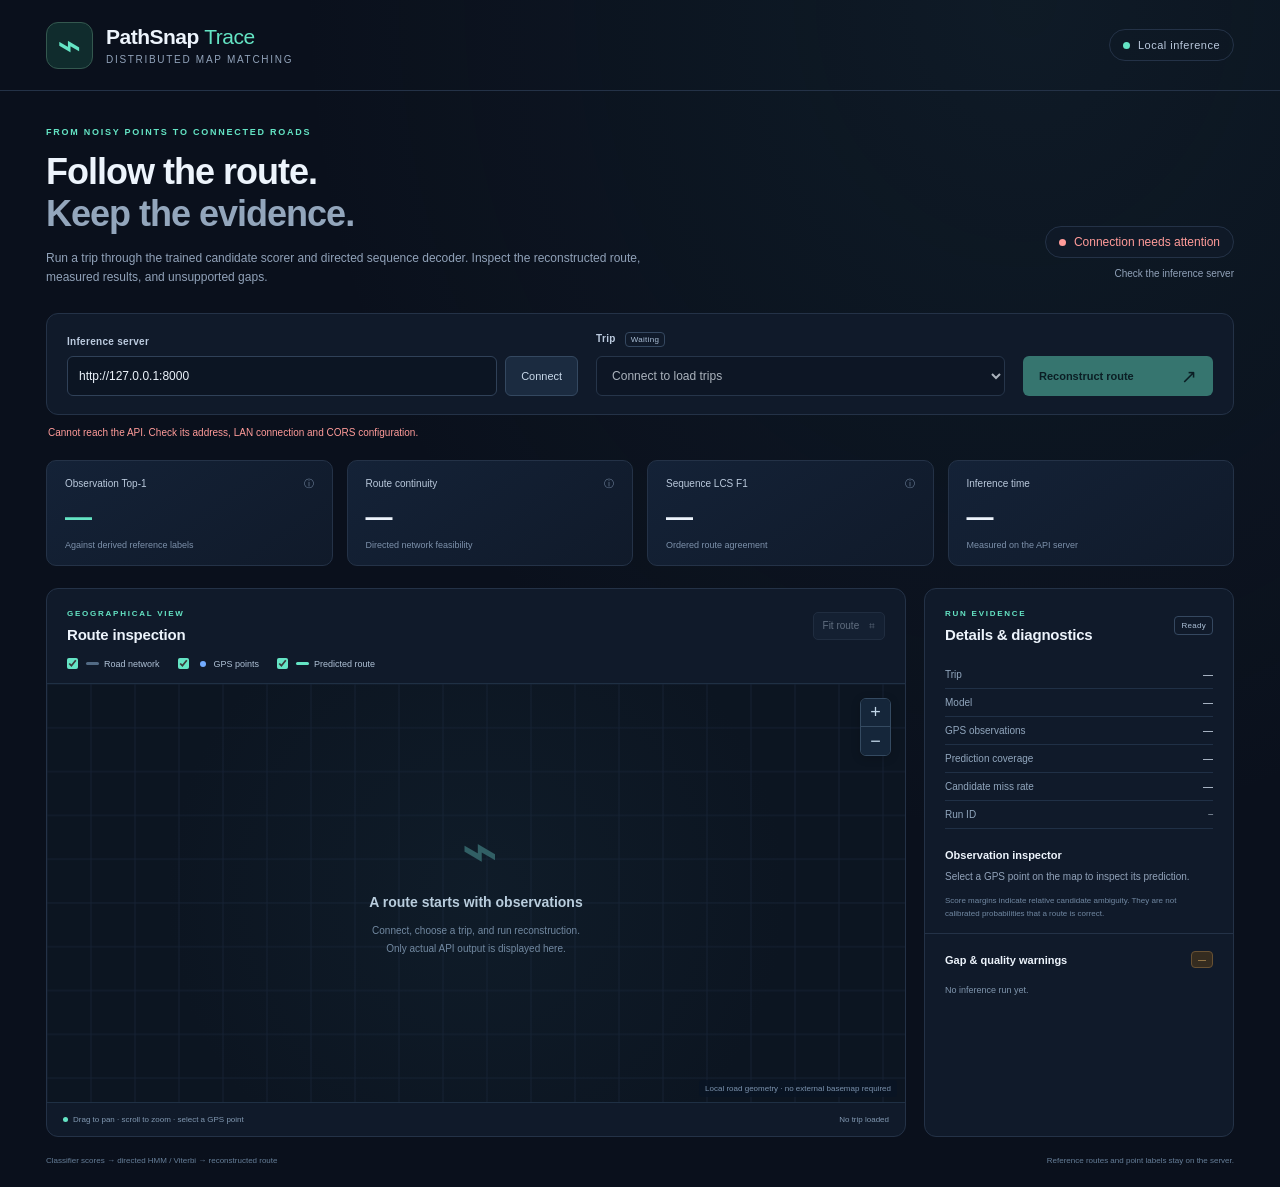
<file: frontend/index.html>
<!doctype html>
<html lang="en">
<head>
  <meta charset="utf-8">
  <meta name="viewport" content="width=device-width, initial-scale=1">
  <meta name="color-scheme" content="dark">
  <title>PathSnap Trace · Route reconstruction</title>
  <link rel="stylesheet" href="styles.css">
  <script src="app.js" defer></script>
</head>
<body>
  <header class="topbar">
    <a class="brand" href="./" aria-label="PathSnap Trace home"><span class="brand-mark" aria-hidden="true">⌁</span><span>PathSnap <strong>Trace</strong><small>Distributed map matching</small></span></a>
    <span class="mode-pill"><span class="dot"></span> Local inference</span>
  </header>

  <main>
    <section class="intro">
      <div><p class="eyebrow">FROM NOISY POINTS TO CONNECTED ROADS</p><h1>Follow the route.<br><span>Keep the evidence.</span></h1><p class="intro-copy">Run a trip through the trained candidate scorer and directed sequence decoder. Inspect the reconstructed route, measured results, and unsupported gaps.</p></div>
      <div class="connection-block"><span id="connectionStatus" class="connection-status" role="status"><span class="dot"></span> Not connected</span><span id="modelStatus">Connect to the inference server</span></div>
    </section>

    <section class="controls-panel" aria-label="Inference controls">
      <div class="field server-field"><label for="serverUrl">Inference server</label><div class="input-group"><input id="serverUrl" type="url" placeholder="http://192.168.1.10:8000" spellcheck="false" autocomplete="url"><button id="connectButton" class="secondary-button" type="button">Connect</button></div></div>
      <div class="field trip-field"><label for="tripSelect">Trip <span id="partitionBadge" class="inline-tag">Waiting</span></label><select id="tripSelect" disabled><option value="">Connect to load trips</option></select></div>
      <button id="runButton" class="primary-button" type="button" disabled><span id="runButtonText">Reconstruct route</span><span aria-hidden="true">↗</span></button>
    </section>
    <p id="message" class="message" role="status">The UI sends a trip ID to the API. Predictions are computed on the receiving laptop.</p>

    <section class="metrics-grid" aria-label="Evaluation results">
      <article class="metric-card"><p>Observation Top-1 <span title="Correct predicted road arcs / all GPS observations, including missing predictions.">ⓘ</span></p><strong id="metricAccuracy">—</strong><small id="accuracyBasis">Against derived reference labels</small></article>
      <article class="metric-card"><p>Route continuity <span title="Feasible directed transitions / eligible consecutive observation pairs. See the report for gap exclusions.">ⓘ</span></p><strong id="metricContinuity">—</strong><small>Directed network feasibility</small></article>
      <article class="metric-card"><p>Sequence LCS F1 <span title="Ordered road-sequence similarity using longest common subsequence. This is a project diagnostic, not an official scoring formula.">ⓘ</span></p><strong id="metricSequence">—</strong><small>Ordered route agreement</small></article>
      <article class="metric-card"><p>Inference time</p><strong id="metricTime">—</strong><small>Measured on the API server</small></article>
    </section>

    <section class="workspace-grid">
      <article class="map-panel">
        <div class="panel-heading"><div><p class="eyebrow">GEOGRAPHICAL VIEW</p><h2 id="mapTitle">Route inspection</h2></div><button id="fitButton" class="quiet-button" type="button" disabled>Fit route <span aria-hidden="true">⌗</span></button></div>
        <div class="layer-controls" aria-label="Map layers"><label><input id="layerRoads" type="checkbox" checked><span class="legend-swatch roads"></span>Road network</label><label><input id="layerGps" type="checkbox" checked><span class="legend-swatch gps"></span>GPS points</label><label><input id="layerRoute" type="checkbox" checked><span class="legend-swatch route"></span>Predicted route</label></div>
        <div id="mapWrap" class="map-wrap"><canvas id="mapCanvas" aria-label="Interactive map of road network, GPS points and predicted route. Drag to pan and use zoom buttons or mouse wheel to zoom." tabindex="0"></canvas><div id="mapEmpty" class="map-empty"><span class="empty-icon" aria-hidden="true">⌁</span><h3>A route starts with observations</h3><p>Connect, choose a trip, and run reconstruction.<br>Only actual API output is displayed here.</p></div><div class="map-zoom"><button id="zoomIn" type="button" aria-label="Zoom in">+</button><button id="zoomOut" type="button" aria-label="Zoom out">−</button></div><span id="mapScale" class="map-scale" hidden></span><span class="map-attribution">Local road geometry · no external basemap required</span></div>
        <div class="map-footer"><span><span class="small-dot"></span>Drag to pan · scroll to zoom · select a GPS point</span><span id="mapCounts">No trip loaded</span></div>
      </article>

      <aside class="evidence-panel">
        <div class="panel-heading"><div><p class="eyebrow">RUN EVIDENCE</p><h2>Details & diagnostics</h2></div><span id="runState" class="inline-tag">Ready</span></div>
        <dl class="details-list"><div><dt>Trip</dt><dd id="detailTrip">—</dd></div><div><dt>Model</dt><dd id="detailModel">—</dd></div><div><dt>GPS observations</dt><dd id="detailObservations">—</dd></div><div><dt>Prediction coverage</dt><dd id="detailCoverage">—</dd></div><div><dt>Candidate miss rate</dt><dd id="detailMiss">—</dd></div><div><dt>Run ID</dt><dd id="detailRun" class="monospace">—</dd></div></dl>
        <div class="point-inspector"><h3>Observation inspector</h3><p id="pointHint">Select a GPS point on the map to inspect its prediction.</p><dl id="pointDetails" class="details-list" hidden></dl><p class="fineprint">Score margins indicate relative candidate ambiguity. They are not calibrated probabilities that a route is correct.</p></div>
        <div class="warnings-heading"><h3>Gap & quality warnings</h3><span id="warningCount" class="count-badge">—</span></div><ul id="warningsList" class="warnings-list"><li class="muted">No inference run yet.</li></ul>
      </aside>
    </section>
    <footer class="page-footer"><span>Classifier scores → directed HMM / Viterbi → reconstructed route</span><span>Reference routes and point labels stay on the server.</span></footer>
  </main>
</body>
</html>
</file>
<file: frontend/styles.css>
:root{--bg:#0a101c;--panel:#101a2a;--panel2:#132034;--line:#243247;--text:#edf4fc;--muted:#91a2b9;--teal:#64e4c4;--blue:#73acff;--amber:#f1bf70;--red:#ff9b99;font-family:Inter,Segoe UI,Arial,sans-serif;color:var(--text);background:var(--bg);font-synthesis:none}*{box-sizing:border-box}body{margin:0;background:radial-gradient(ellipse at 80% 0,rgba(45,99,109,.13),transparent 50%),var(--bg)}button,input,select{font:inherit}button{cursor:pointer}button:disabled{cursor:not-allowed;opacity:.45}button:focus-visible,input:focus-visible,select:focus-visible,canvas:focus-visible{outline:2px solid var(--teal);outline-offset:3px}button{transition:background .15s,opacity .15s}a{color:inherit}.topbar{height:91px;max-width:1480px;padding:0 46px;margin:auto;display:flex;align-items:center;justify-content:space-between;border-bottom:1px solid var(--line)}.brand{text-decoration:none;display:flex;gap:13px;align-items:center;font-size:21px;font-weight:700;letter-spacing:-.5px}.brand strong{color:var(--teal);font-weight:500}.brand small{display:block;font-size:10px;letter-spacing:1.7px;text-transform:uppercase;color:var(--muted);margin-top:5px;font-weight:500}.brand-mark{border:1px solid #34584f;background:#102c2d;border-radius:12px;color:var(--teal);font-size:41px;line-height:1;display:flex;align-items:center;justify-content:center;width:47px;height:47px}.mode-pill{font-size:11px;letter-spacing:.5px;display:flex;gap:8px;align-items:center;border:1px solid var(--line);padding:9px 13px;border-radius:30px;color:#b9c8dc}.dot{display:inline-block;width:7px;height:7px;border-radius:50%;background:currentColor}.mode-pill .dot{color:var(--teal)}main{max-width:1480px;margin:auto;padding:35px 46px 22px}.intro{display:flex;justify-content:space-between;align-items:center;gap:32px;margin-bottom:27px}.eyebrow{font-size:9px;letter-spacing:1.75px;font-weight:700;color:var(--teal);margin:0 0 11px}h1{font-size:36px;line-height:1.17;letter-spacing:-1px;margin:0 0 14px;font-weight:650}h1 span{color:#93a6bc}p{line-height:1.55}.intro-copy{max-width:630px;font-size:12px;color:var(--muted);margin:0}.connection-block{text-align:right;min-width:220px;align-self:flex-end;padding-bottom:7px}.connection-status{display:inline-flex;align-items:center;gap:8px;font-size:12px;color:var(--muted);border:1px solid var(--line);background:rgba(16,26,42,.7);border-radius:22px;padding:8px 13px}.connection-status.connected{color:var(--teal);border-color:#2b594f}.connection-status.error{color:var(--red)}#modelStatus{display:block;font-size:10px;color:var(--muted);margin-top:10px;max-width:330px;overflow-wrap:anywhere}.controls-panel{display:flex;align-items:flex-end;gap:18px;padding:18px 20px;background:var(--panel);border:1px solid var(--line);border-radius:12px}.field label{display:block;color:#bccbdf;font-size:10px;font-weight:600;margin:0 0 9px;letter-spacing:.3px}.server-field{flex:1.25}.trip-field{flex:1}.input-group{display:flex;gap:8px}input[type=url],select{height:40px;border:1px solid #304158;border-radius:6px;background:#0c1523;color:var(--text);padding:0 11px;font-size:12px;min-width:0;width:100%}input[type=url]::placeholder{color:#63758e}.secondary-button{padding:0 15px;white-space:nowrap;background:#1b2b40;color:#c8d8e9;border:1px solid #344860;border-radius:6px;font-size:11px}.secondary-button:hover{background:#263c56}.primary-button{height:40px;min-width:190px;display:flex;align-items:center;justify-content:space-between;gap:20px;padding:0 16px;background:var(--teal);color:#06251e;border:0;border-radius:6px;font-size:11px;font-weight:750}.primary-button:hover{background:#92f1d7}.primary-button span:last-child{font-size:19px}.inline-tag{display:inline-block;font-size:8px;padding:4px 6px;border:1px solid #354860;color:#acc0d7;border-radius:4px;letter-spacing:.3px;font-weight:500;vertical-align:middle}label .inline-tag{margin-left:6px;padding:2px 5px}.message{font-size:10px;color:var(--muted);margin:10px 2px 19px;min-height:16px}.message.error{color:var(--red)}.message.success{color:var(--teal)}.metrics-grid{display:grid;grid-template-columns:repeat(4,1fr);gap:14px;margin-bottom:22px}.metric-card{background:linear-gradient(145deg,#142237,#101a2a);border:1px solid var(--line);border-radius:10px;padding:15px 18px}.metric-card p{font-size:10px;color:#bac9dc;margin:0 0 10px;display:flex;justify-content:space-between}.metric-card p span{color:#71859f;cursor:help}.metric-card strong{font-size:27px;letter-spacing:-.9px;display:block;font-weight:600;font-variant-numeric:tabular-nums}.metric-card:first-child strong{color:var(--teal)}.metric-card small{font-size:9px;color:#7d91ab;display:block;margin-top:7px}.workspace-grid{display:grid;grid-template-columns:minmax(0,1fr) 310px;gap:18px;align-items:stretch}.map-panel,.evidence-panel{background:var(--panel);border:1px solid var(--line);border-radius:12px;overflow:hidden}.panel-heading{padding:19px 20px 13px;display:flex;justify-content:space-between;gap:12px;align-items:center}.panel-heading .eyebrow{font-size:8px;margin-bottom:6px}.panel-heading h2{font-size:15px;margin:0;font-weight:600;letter-spacing:-.2px}.quiet-button{font-size:10px;background:#19283c;color:#c3d4e8;border:1px solid #34445b;border-radius:5px;padding:7px 9px;white-space:nowrap}.quiet-button span{margin-left:7px}.layer-controls{display:flex;gap:18px;padding:2px 20px 14px}.layer-controls label{font-size:9px;color:#aec0d5;display:flex;align-items:center;gap:5px;cursor:pointer}.layer-controls input{accent-color:var(--teal);width:11px;height:11px;margin:0 3px 0 0}.legend-swatch{width:13px;height:3px;background:#526a84;border-radius:2px;display:inline-block}.legend-swatch.gps{height:6px;width:6px;background:var(--blue);border-radius:50%;margin:0 3px}.legend-swatch.route{background:var(--teal)}.map-wrap{position:relative;background:#0c1521;height:420px;border-top:1px solid #1f3044;border-bottom:1px solid #1f3044;overflow:hidden;touch-action:none}.map-wrap canvas{display:block;width:100%;height:100%;cursor:grab}.map-wrap canvas.dragging{cursor:grabbing}.map-empty{position:absolute;inset:0;display:flex;align-items:center;justify-content:center;flex-direction:column;text-align:center;pointer-events:none;background:radial-gradient(circle,rgba(23,44,59,.3),transparent 65%)}.map-empty[hidden]{display:none}.empty-icon{font-size:63px;line-height:1;color:#315f65;letter-spacing:-7px}h3{font-size:11px;font-weight:600;margin:0 0 8px}.map-empty h3{font-size:14px;color:#b9cddd;margin:12px 0 2px}.map-empty p{font-size:10px;color:#7289a1;line-height:1.8}.map-zoom{position:absolute;right:14px;top:14px;display:flex;flex-direction:column;border:1px solid #344a61;border-radius:6px;overflow:hidden;box-shadow:0 2px 10px #0003}.map-zoom button{width:29px;height:28px;border:0;background:#15263a;color:#c2d7e9;font-size:18px}.map-zoom button:first-child{border-bottom:1px solid #344a61}.map-zoom button:hover{background:#253f58}.map-attribution{position:absolute;right:8px;bottom:5px;background:#0a1524cb;color:#7b92ad;font-size:8px;padding:4px 6px;border-radius:3px;pointer-events:none}.map-scale{position:absolute;left:15px;bottom:13px;font-size:9px;color:#a1b6cb;border-bottom:2px solid #8ba4bc;border-left:1px solid #8ba4bc;border-right:1px solid #8ba4bc;text-align:center;padding:0 0 3px;pointer-events:none}.map-footer{display:flex;justify-content:space-between;gap:10px;padding:12px 16px;font-size:8px;color:#8198b1}.small-dot{display:inline-block;width:5px;height:5px;background:var(--teal);border-radius:50%;margin-right:5px}.evidence-panel{padding-bottom:15px}.evidence-panel .panel-heading{padding-bottom:18px}.details-list{margin:0 20px;font-size:10px}.details-list>div{display:flex;justify-content:space-between;gap:12px;padding:8px 0;border-bottom:1px solid #203046}.details-list dt{color:#91a6bd;flex-shrink:0}.details-list dd{margin:0;color:#d6e4f2;text-align:right;overflow-wrap:anywhere;max-width:65%;font-variant-numeric:tabular-nums}.monospace{font-family:Consolas,monospace;font-size:8px}.point-inspector{padding:20px 20px 13px;border-bottom:1px solid var(--line)}.point-inspector p{font-size:10px;color:var(--muted);margin:0 0 8px}.point-inspector .details-list{margin:0}.point-inspector .fineprint{font-size:8px;color:#7188a2;line-height:1.6;margin:10px 0 0}.warnings-heading{display:flex;align-items:center;justify-content:space-between;padding:17px 20px 8px}.warnings-heading h3{margin:0}.count-badge{font-size:8px;color:var(--amber);padding:3px 6px;border:1px solid #685133;background:#352c20;border-radius:4px}.warnings-list{margin:0;padding:0 20px;list-style:none;max-height:180px;overflow:auto}.warnings-list li{font-size:9px;line-height:1.55;padding:8px 0;color:#d3b989;border-bottom:1px solid #29313c}.warnings-list li.muted{color:#7f95ad;border:0}.warnings-list li strong{color:#e2c599;font-weight:500}.page-footer{display:flex;justify-content:space-between;gap:20px;font-size:8px;color:#667e98;padding-top:19px}.is-busy #runState{color:var(--teal);border-color:#2d6155}.is-busy .primary-button{animation:pulse 1.5s infinite}@keyframes pulse{50%{opacity:.65}}@media(min-width:1600px){.map-wrap{height:490px}}@media(max-width:1050px){.topbar{padding:0 25px}main{padding:30px 25px 20px}.workspace-grid{grid-template-columns:minmax(0,1fr) 275px}.controls-panel{gap:12px;padding:15px}.primary-button{min-width:165px}.map-footer{flex-direction:column}.layer-controls{gap:11px}}@media(max-width:800px){.workspace-grid{grid-template-columns:1fr}.evidence-panel{display:block}.map-wrap{height:430px}.controls-panel{flex-wrap:wrap}.server-field{flex-basis:100%}.trip-field{flex:1}.connection-block{min-width:0}.intro{align-items:flex-start}.intro h1{font-size:30px}.intro-copy{font-size:11px}.connection-block{align-self:flex-start;padding-top:20px;max-width:190px}.connection-status{font-size:10px}#modelStatus{font-size:9px}.metric-card{padding:13px}.metric-card strong{font-size:23px}.metric-card small{font-size:8px}.metric-card p{font-size:9px}.page-footer{flex-direction:column;gap:7px}}@media(max-width:520px){.topbar{height:76px;padding:0 17px}.brand{font-size:18px}.brand-mark{width:39px;height:39px}.brand small{font-size:8px}.mode-pill{font-size:8px;padding:7px 9px}main{padding:23px 17px}.intro{display:block;margin-bottom:21px}.intro h1{font-size:30px}.connection-block{display:flex;align-items:center;gap:10px;max-width:100%;text-align:left;padding:15px 0 0}#modelStatus{margin:0;max-width:50%}.controls-panel{padding:14px}.metrics-grid{grid-template-columns:repeat(2,1fr);gap:10px}.primary-button{min-width:150px;gap:10px;font-size:10px}.trip-field{min-width:100px}.layer-controls{gap:12px;flex-wrap:wrap}.map-wrap{height:370px}.panel-heading{padding:16px}.layer-controls{padding-left:16px}.map-attribution{font-size:7px}.map-footer{font-size:8px}.eyebrow{font-size:8px}}
</file>
